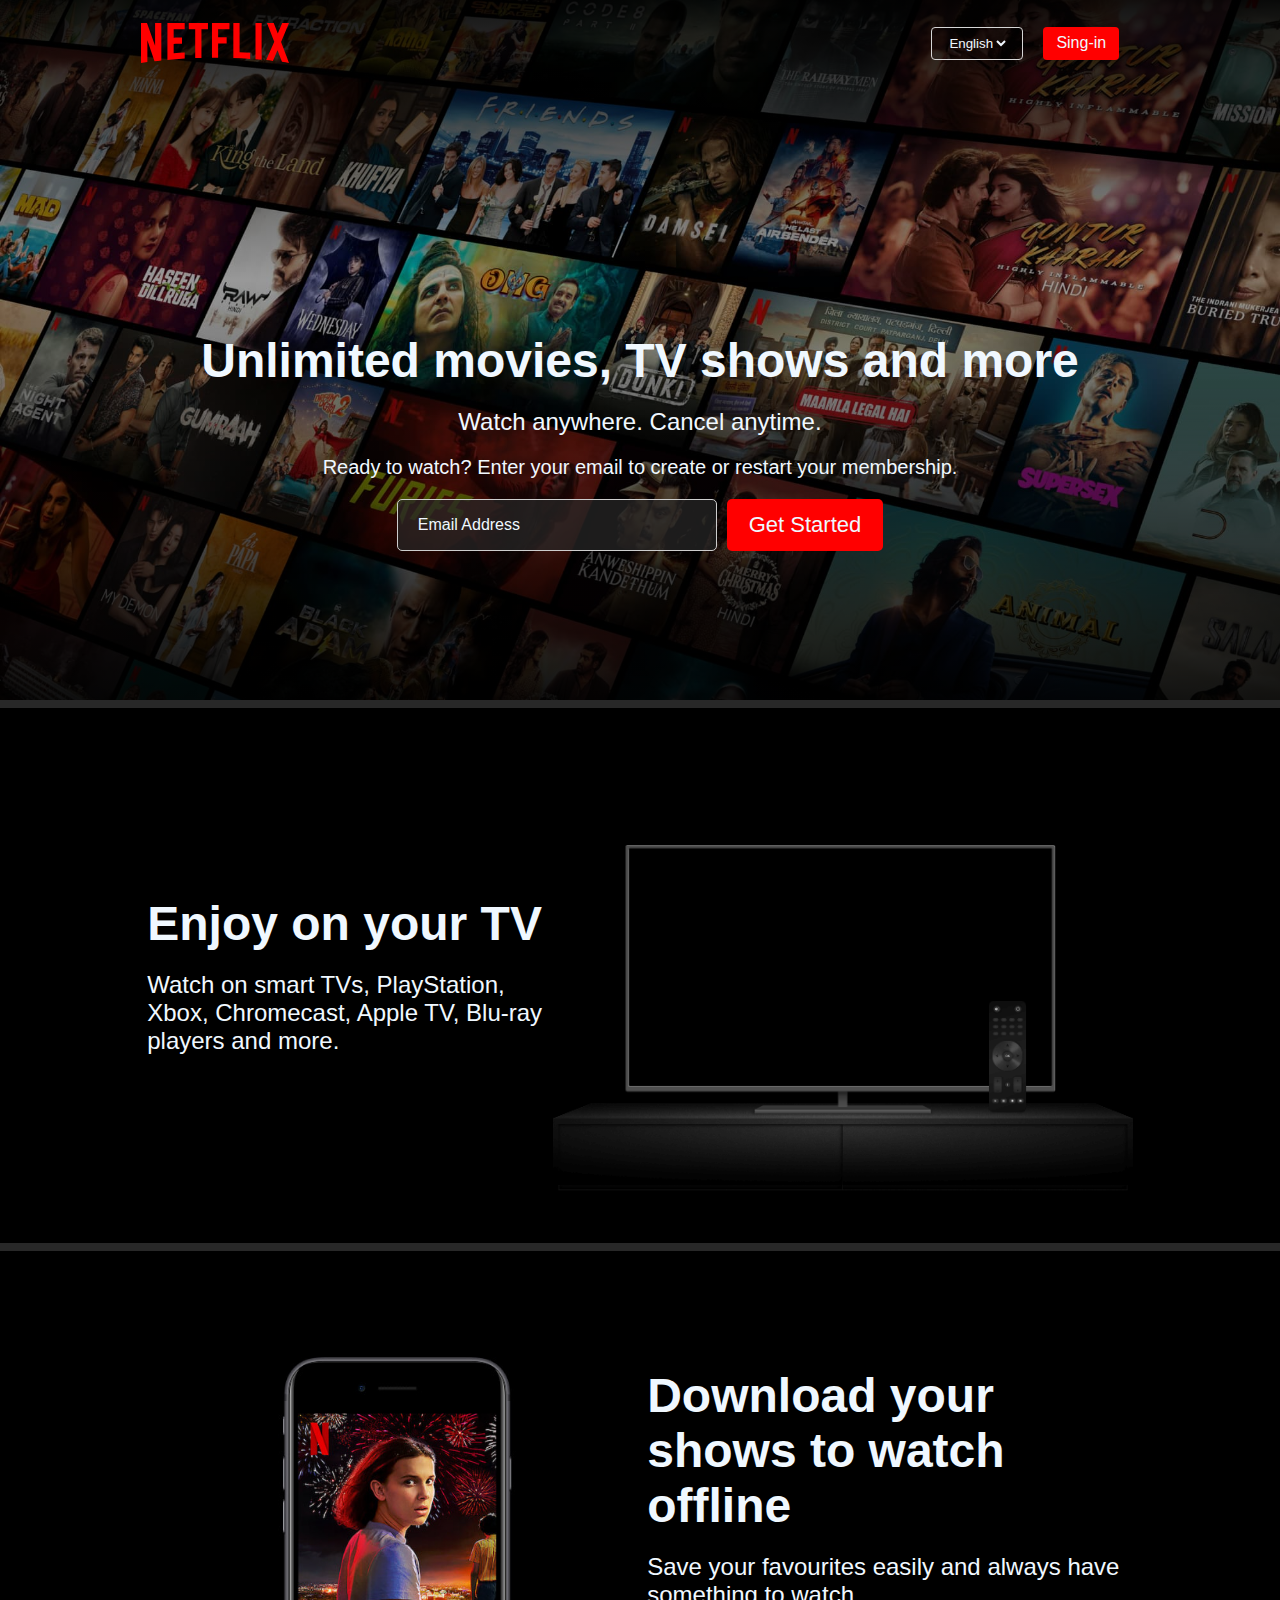
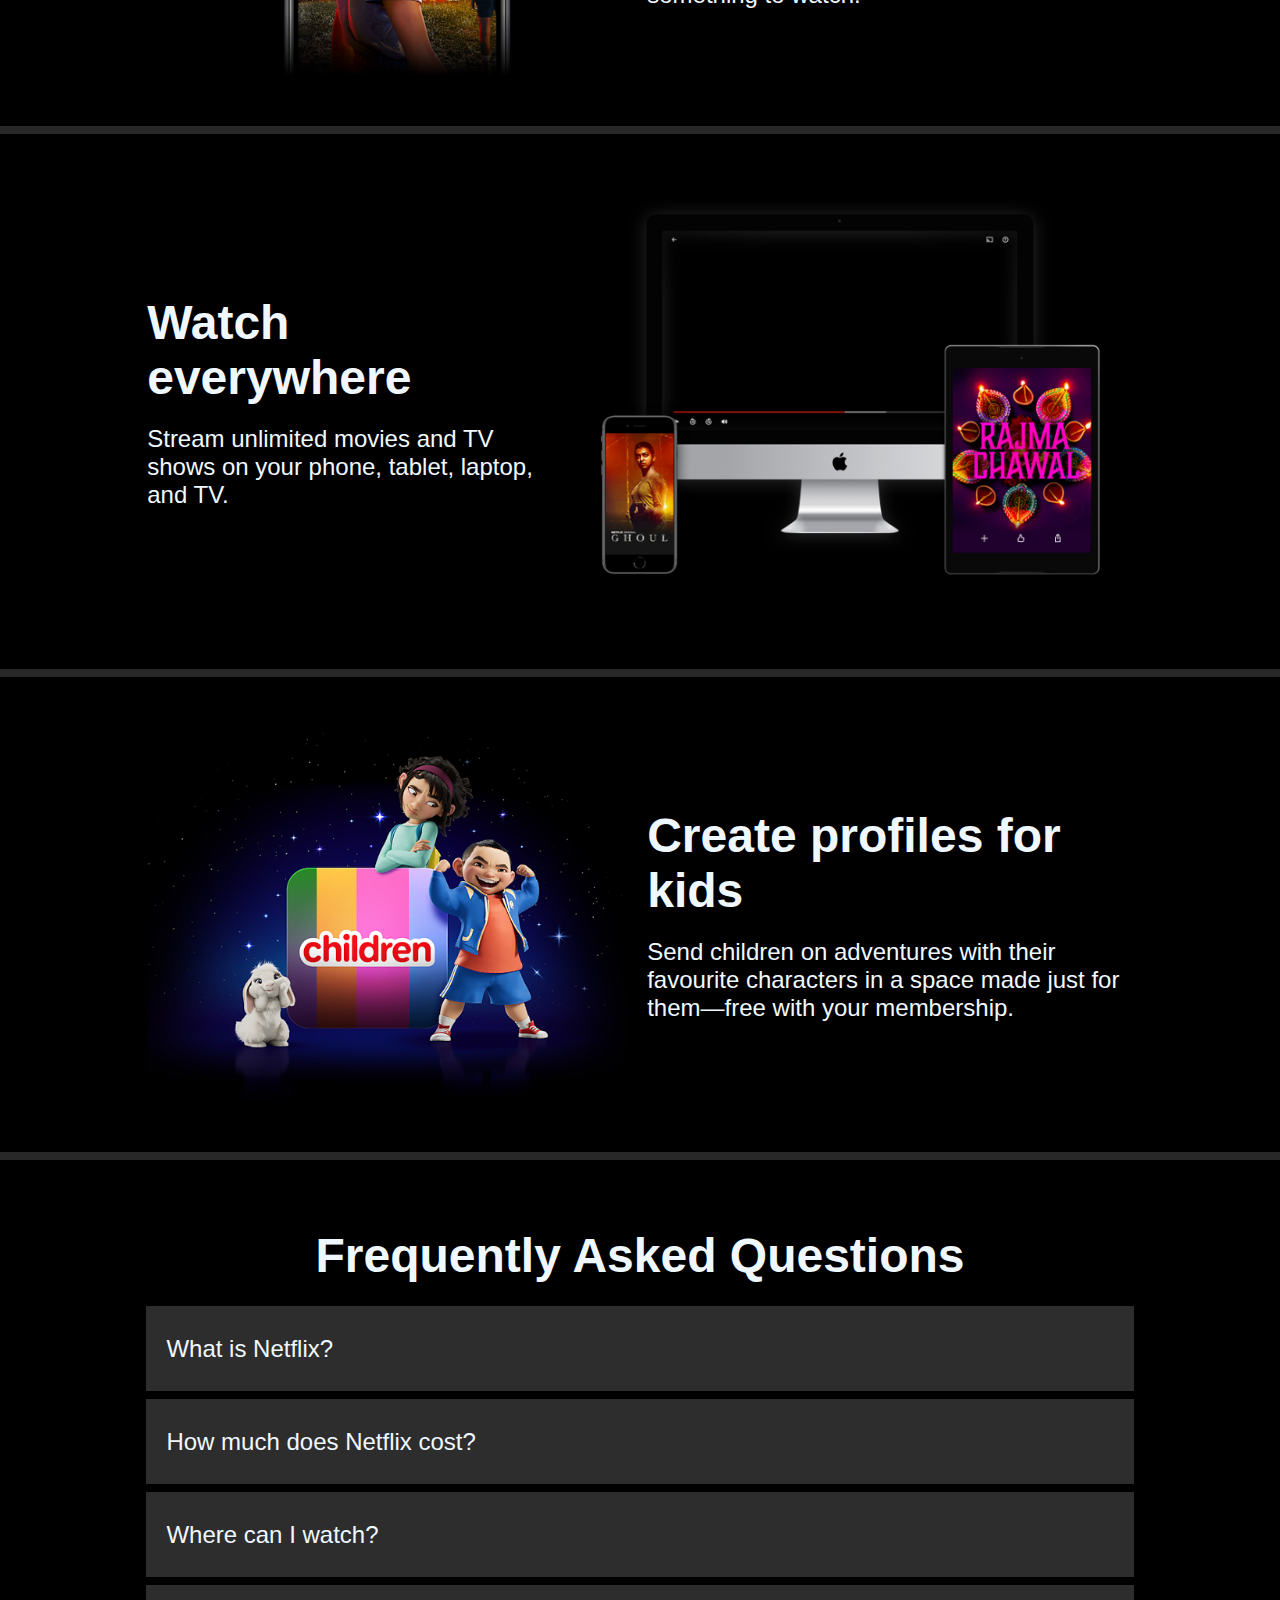
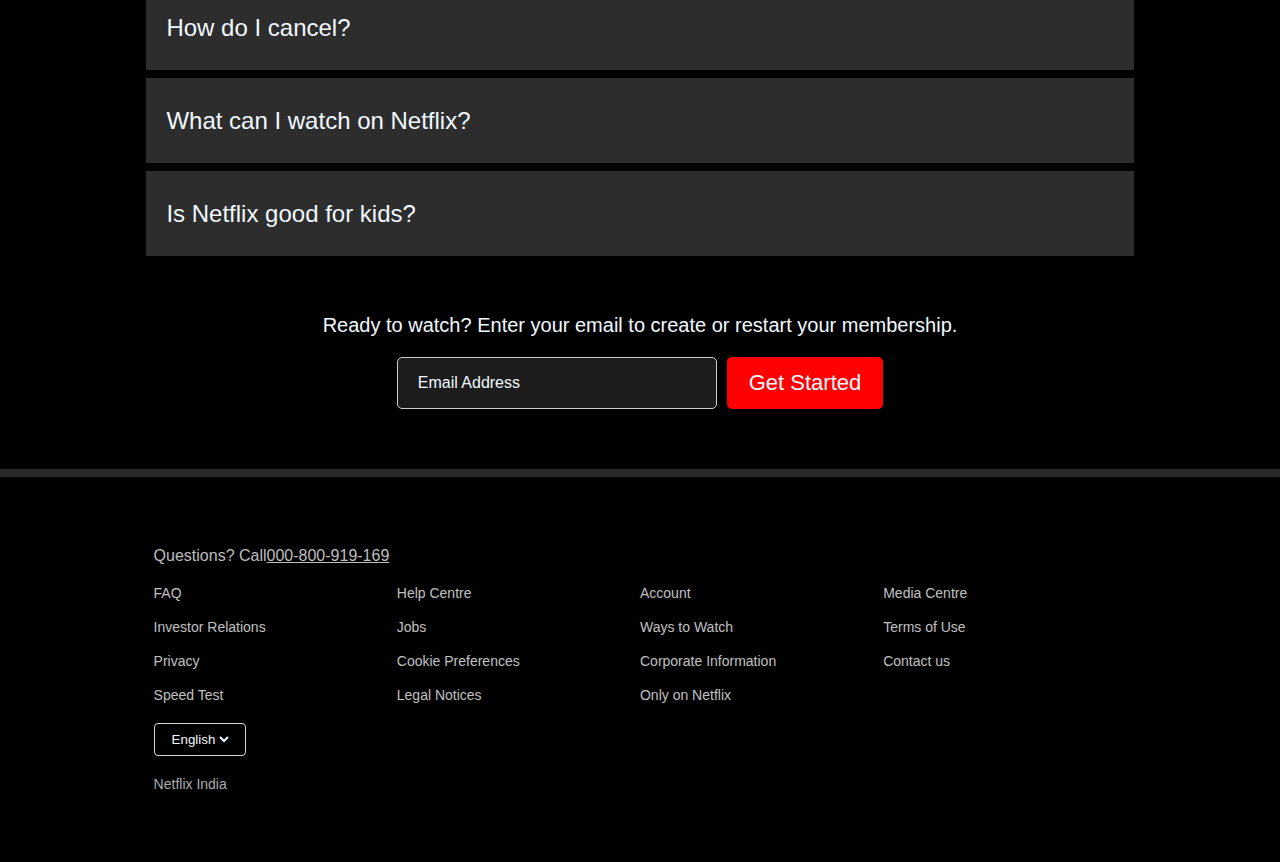
<file: index.html>
<!DOCTYPE html>
<html lang="en">

<head>
    <meta charset="UTF-8">
    <meta name="viewport" content="width=device-width, initial-scale=1.0">
    <title>Netflix India – Watch TV Shows Online, Watch Movies Online</title>
    <link rel="stylesheet" href="style.css">
    <link rel="stylesheet" href="https://cdnjs.cloudflare.com/ajax/libs/font-awesome/6.5.1/css/all.min.css"
        integrity="sha512-DTOQO9RWCH3ppGqcWaEA1BIZOC6xxalwEsw9c2QQeAIftl+Vegovlnee1c9QX4TctnWMn13TZye+giMm8e2LwA=="
        crossorigin="anonymous" referrerpolicy="no-referrer" />
    <link rel="shortcut icon" href="logo.ico" type="image/x-icon">
</head>

<body>
    <header>
        <div class="main">
            <nav>
                <svg width="148px" viewBox="0 0 111 30" version="1.1" xmlns="http://www.w3.org/2000/svg"
                    xmlns:xlink="http://www.w3.org/1999/xlink" aria-hidden="true" role="img" fill="red"
                    class="default-ltr-cache-1d568uk ev1dnif2">
                    <g>
                        <path
                            d="M105.06233,14.2806261 L110.999156,30 C109.249227,29.7497422 107.500234,29.4366857 105.718437,29.1554972 L102.374168,20.4686475 L98.9371075,28.4375293 C97.2499766,28.1563408 95.5928391,28.061674 93.9057081,27.8432843 L99.9372012,14.0931671 L94.4680851,-5.68434189e-14 L99.5313525,-5.68434189e-14 L102.593495,7.87421502 L105.874965,-5.68434189e-14 L110.999156,-5.68434189e-14 L105.06233,14.2806261 Z M90.4686475,-5.68434189e-14 L85.8749649,-5.68434189e-14 L85.8749649,27.2499766 C87.3746368,27.3437061 88.9371075,27.4055675 90.4686475,27.5930265 L90.4686475,-5.68434189e-14 Z M81.9055207,26.93692 C77.7186241,26.6557316 73.5307901,26.4064111 69.250164,26.3117443 L69.250164,-5.68434189e-14 L73.9366389,-5.68434189e-14 L73.9366389,21.8745899 C76.6248008,21.9373887 79.3120255,22.1557784 81.9055207,22.2804387 L81.9055207,26.93692 Z M64.2496954,10.6561065 L64.2496954,15.3435186 L57.8442216,15.3435186 L57.8442216,25.9996251 L53.2186709,25.9996251 L53.2186709,-5.68434189e-14 L66.3436123,-5.68434189e-14 L66.3436123,4.68741213 L57.8442216,4.68741213 L57.8442216,10.6561065 L64.2496954,10.6561065 Z M45.3435186,4.68741213 L45.3435186,26.2498828 C43.7810479,26.2498828 42.1876465,26.2498828 40.6561065,26.3117443 L40.6561065,4.68741213 L35.8121661,4.68741213 L35.8121661,-5.68434189e-14 L50.2183897,-5.68434189e-14 L50.2183897,4.68741213 L45.3435186,4.68741213 Z M30.749836,15.5928391 C28.687787,15.5928391 26.2498828,15.5928391 24.4999531,15.6875059 L24.4999531,22.6562939 C27.2499766,22.4678976 30,22.2495079 32.7809542,22.1557784 L32.7809542,26.6557316 L19.812541,27.6876933 L19.812541,-5.68434189e-14 L32.7809542,-5.68434189e-14 L32.7809542,4.68741213 L24.4999531,4.68741213 L24.4999531,10.9991564 C26.3126816,10.9991564 29.0936358,10.9054269 30.749836,10.9054269 L30.749836,15.5928391 Z M4.78114163,12.9684132 L4.78114163,29.3429562 C3.09401069,29.5313525 1.59340144,29.7497422 0,30 L0,-5.68434189e-14 L4.4690224,-5.68434189e-14 L10.562377,17.0315868 L10.562377,-5.68434189e-14 L15.2497891,-5.68434189e-14 L15.2497891,28.061674 C13.5935889,28.3437998 11.906458,28.4375293 10.1246602,28.6868498 L4.78114163,12.9684132 Z">
                        </path>
                    </g>
                </svg>
                <div class="btn">
                    <button class="lang"><select name="" id="">
                            <option value="Ensh"><i class="fa-solid fa-language"
                                    style="color: #ffffff; font-size: 22px;"></i>English</option>
                            <option value="Hindi"><i class="fa-solid fa-language"
                                    style="color: #ffffff; font-size: 22px;"></i>Hindi</option>
                        </select></button>
                    <button class="singin">Sing-in</button>
                </div>
            </nav>
            <div class="box">
                <div class="box-content">
                    <h2>Unlimited movies, TV shows and more</h2>
                    <p>Watch anywhere. Cancel anytime.</p>

                    <h4>Ready to watch? Enter your email to create or restart your membership.</h4>
                    <div class="input">
                        <input type="email" placeholder="Email Address">
                        <button>Get Started <i class="fa-solid fa-chevron-right" style="color: #ffffff;"></i></button>
                    </div>
                </div>
            </div>
        </div>
    </header>
    <main>
        <div class="separation"></div>
        <div class="container">
            <div class="flex sec1">
                <div class="section1">
                    <h2>Enjoy on your TV</h2>
                    <p>Watch on smart TVs, PlayStation, Xbox, Chromecast, Apple TV, Blu-ray players and more.</p>
                </div>
                <div class="section2">
                    <video
                        src="https://assets.nflxext.com/ffe/siteui/acquisition/ourStory/fuji/desktop/video-tv-in-0819.m4v"
                        type="video/mp4" autoplay loop muted></video>

                    <img src="tv for video.png" alt="">
                </div>
            </div>
        </div>

        <div class="separation"></div>

        <div class="container">
            <div class="flex sec2">
                <div class="section1">
                    <h2>Download your shows to watch offline</h2>
                    <p>Save your favourites easily and always have something to watch.</p>
                </div>
                <div class="section2">
                    <img src="mobile for download animation.jpg" alt="">
                </div>
            </div>
        </div>

        <div class="separation"></div>

        <div class="container">
            <div class="flex sec3">
                <div class="section1">
                    <h2>Watch everywhere</h2>
                    <p>Stream unlimited movies and TV shows on your phone, tablet, laptop, and TV.</p>
                </div>
                <div class="section2">
                    <video
                        src="https://assets.nflxext.com/ffe/siteui/acquisition/ourStory/fuji/desktop/video-devices-in.m4v"
                        type="video/mp4" autoplay loop muted></video>

                    <img src="computer for video.png" alt="">
                </div>
            </div>
        </div>

        <div class="separation"></div>

        <div class="container">
            <div class="flex sec4">
                <div class="section1">
                    <h2>Create profiles for kids</h2>
                    <p>Send children on adventures with their favourite characters in a space made just for them—free
                        with your membership.</p>
                </div>
                <div class="section2">

                    <img src="shararatibachhe.png" alt="">
                </div>
            </div>
        </div>

        <div class="separation"></div>

        <div class="FAQ">
            <div class="title">
                <h1>Frequently Asked Questions</h1>
            </div>
            <div class="questions que1">
                <p>What is Netflix?</p>
                <i class="fa-solid fa-plus" style="color: #ffffff;"></i>
            </div>
            <div class="questions que1">
                <p>How much does Netflix cost?</p>
                <i class="fa-solid fa-plus" style="color: #ffffff;"></i>
            </div>
            <div class="questions que1">
                <p>Where can I watch?</p>
                <i class="fa-solid fa-plus" style="color: #ffffff;"></i>
            </div>
            <div class="questions que1">
                <p>How do I cancel?</p>
                <i class="fa-solid fa-plus" style="color: #ffffff;"></i>
            </div>
            <div class="questions que1">
                <p>What can I watch on Netflix?</p>
                <i class="fa-solid fa-plus" style="color: #ffffff;"></i>
            </div>
            <div class="questions que1">
                <p>Is Netflix good for kids?</p>
                <i class="fa-solid fa-plus" style="color: #ffffff;"></i>
            </div>
            <div class="box-content">
                <h4>Ready to watch? Enter your email to create or restart your membership.</h4>
                <div class="input">
                    <input type="email" placeholder="Email Address">
                    <button>Get Started <i class="fa-solid fa-chevron-right" style="color: #ffffff;"></i></button>
                </div>
            </div>
        </div>

        <div class="separation"></div>
    </main>

    <footer>
        <div class="footer">
            <div class="query">
            <p>Questions? Call</p> <p class="underline">000-800-919-169</p></div>
            <div class="grid">
                <div class="row">
                    <a href="faq">FAQ</a>
                    <a href="faq">Investor Relations</a>
                    <a href="faq">Privacy</a>
                    <a href="faq">Speed Test</a>
                </div>
                <div class="row">
                    <a href="">Help Centre</a>
                    <a href="">Jobs</a>
                    <a href="">Cookie Preferences</a>
                    <a href="">Legal Notices</a>
                </div>
                <div class="row">
                    <a href="">Account</a>
                    <a href="">Ways to Watch</a>
                    <a href="">Corporate Information</a>
                    <a href="">Only on Netflix</a>
                </div>
                <div class="row">
                    <a href="">Media Centre</a>
                    <a href="">Terms of Use</a>
                    <a href="">Contact us</a>
                </div>
            </div>
            <button class="lang"><select name="" id="">
                    <option value="Ensh"><i class="fa-solid fa-language"
                            style="color: #ffffff; font-size: 22px;"></i>English</option>
                    <option value="Hindi"><i class="fa-solid fa-language"
                            style="color: #ffffff; font-size: 22px;"></i>Hindi</option>
                </select></button>
                <h4>Netflix India</h4>
        </div>
    </footer>
</body>

</html>
</file>
<file: style.css>
*{
    margin: 0;padding: 0;
}
header .main{
    font-family: sans-serif;
    height: 700px;
    background-image:url(IN-en-20240311-popsignuptwoweeks-perspective_alpha_website_large.jpg) ;
    position: relative;
    background-position: center center;
    background-size: 100vw;
}
.main .box{
    position: absolute;
    top:0;
    height: 700px;
    width: 100vw;
    background-image: linear-gradient(to top, rgba(0, 0, 0, 0.9) 0, rgba(0, 0, 0, .2) 60%, rgba(0, 0, 0, 0.9) 100%);
}
.main nav{
    max-width: 78vw;
    margin: auto;
    display: flex;
    justify-content: space-between;
    position: relative;
    top: 23px;
    align-items: center;
    z-index: 10;
}
.main nav .btn{
    display: flex;
    gap: 20px;
    margin-right: 20px;
}
.singin{
    background-color: red;
    font-size: 16px;
    color: aliceblue;
    padding: 7px 13px;
    border-radius: 4px;
    border: none;
}
.lang{
    box-sizing: border-box;
    background-color: transparent;
    padding: 7px 13px;
    border-radius: 4px;
    border: .5px solid rgb(214, 214, 214);
    display: flex;
    align-items: center;
}
.lang select{
    background: transparent;
    border:none;
    color: aliceblue;
}
.box .box-content{
    display: flex;
    flex-direction: column;
    justify-content: center;
    align-items: center;
    text-align: center;
    color: aliceblue;
    position: relative;
    top: 37vh;
    gap: 20px;
    margin: auto;
}
.box-content h2{
    font-size: 48px;
    font-weight: 900;
}
.box .box-content p{
    font-size: 1.5em;
    font-weight: 400;
}
.box-content h4{
    font-size: 20px;
    font-weight: 400;
}
.box-content .input{
    display: flex;
    gap: 10px;
}
.box-content .input button{
    background-color: red;
    font-size: 22px;
    padding:13px 22px;
    border: none;
    border-radius: 5px;
    color: aliceblue;
}
.box-content .input input{
    color: aliceblue;
    padding: 20px;
    box-sizing: border-box;
    height: 52px;
    width: 25vw;
    border: 0.2px solid rgb(205, 205, 205);
    border-radius: 5px;
    background-color:rgba(39, 39, 39, 0.708);
}
.box-content .input input::placeholder{
    color: aliceblue;
    font-size: 16px;
    margin: auto;
}
main .separation{
    height: 8px;
    background-color: rgb(40, 40, 40);
}
main .container{
    width: 100vw;
    display: flex;
    justify-content: center;
    align-items: center;
    background-color: black;
}
main .container .flex{
    display: flex;
    color: aliceblue;
    background-color: rgb(0, 0, 0);
    width: 77vw;
    font-family: sans-serif;
    padding: 50px 0px;
}
main .container .sec2, main .container .sec4{
    flex-direction: row-reverse;
}
main .container .flex .section1{
    display: flex;
    text-align: left;
    align-items: left;
    justify-content: center;
    flex-direction: column;
    gap:20px;
    background-color: rgb(0, 0, 0);
}
.section1 h2{
    font-size: 48px;
    font-weight: 900;
}
.section1 p{
    font-size: 1.5em;
}
.section2{
    display: flex;
    background-color: rgb(0, 0, 0);
    justify-content: center;
    align-items: center;
    position: relative;
}
.sec1 .section2 img{
    position: relative;
    width: 580px;
}
.sec1 .section2 video{
    position: absolute;
    right: 23px;
} 
.sec2 .section2 img,.sec4 .section2 img{
    position: relative;
    width: 500px;
}

.sec3 .section2 img{
    position: relative;
    width: 580px;
}

.sec3 .section2 video{
    position: absolute;
    right: -1px;
    /* z-index: 10; */
    top: 30px;
} 
.FAQ {
    font-family: sans-serif;
    color: aliceblue;
    display: flex;
    flex-direction: column;
    font-family: sans-serif;
    background-color: black;
    height: auto;
    align-items: center;
    justify-content: center;
    gap: 8px;
    padding: 10px;
}
.FAQ .title h1{
    margin-top: 43px;
    font-size: 48px;
    font-weight: 900;
    padding: 15px;
}
.FAQ .box-content{
    margin: 50px;
    display: flex;
    flex-direction: column;
    justify-content: center;
    align-items: center;
    text-align: center;
    color: aliceblue;
    gap: 20px;
}
.FAQ .questions{
    font-weight: 500;
    display: flex;
    align-items: center;
    justify-content: space-between;
    font-size: 1.5em;
    padding: 0 20px;
    height: 85px;
    width: 74vw;
    background-color: rgb(45, 45, 45);
    cursor: pointer;
}
.FAQ .questions:hover{
    background-color: rgb(65, 65, 65)
}
.FAQ .questions i{
    font-weight:100;
    font-size: 48px;
}
footer{
    padding: 70px;
    font-size: 14px;
    font-family: sans-serif;
    height: auto;
    background-color: black;
}
.footer{
    width:76vw;
    margin: auto;
}
.footer .query{
    display: flex;
    padding-bottom: 20px;
    font-size: 16px;
    color: rgb(190, 190, 190);
}
footer .query .underline{
    text-decoration: underline;
}
footer .grid{
    display: grid;
    grid-template-columns: 1fr 1fr 1fr 1fr;
    font-weight: 300;
    margin: auto;
    justify-content: center;
}
footer .grid .row{
    display: flex;
    flex-direction: column;
    gap: 18px;
}
footer .grid a{
    text-decoration:none;
    color: rgb(193, 193, 193);
}
footer h4{
    padding: 20px 0px 0px 0px;
    font-size: 14px;
    color: rgb(170, 173, 175);
    font-weight: 200;
}
footer .footer button{
    margin-top: 20px;
}


@media screen and (max-width:1050px){
    .singin{
        font-size: 12px;
        padding: 5px 11px;
        border-radius: 3px;
    }
    .lang{
        padding: 5px 11px;
        border-radius: 3px;
    }
    .box-content h2{
        font-size: 30px;
        font-weight: 900;
    }
    .box .box-content p{
        font-size: 1.2em;
        font-weight: 400;
    }
    .box-content h4{
        font-size: 16px;
        font-weight: 400;
    }
    main .container{
        width: 100vw;
        display: flex;
        justify-content: center;
        align-items: center;
        background-color: black;
    }
    main .container .flex{
        width: 100vw;
        padding: 30px 0px;
        flex-wrap: wrap;
        justify-content: center;
        align-items: center;
    }
    .section1 h2{
        text-align: center;
        font-size: 30px;
        font-weight: 900;
    }
    .section1 p{
        margin: auto;
        text-align: center;
        font-size: 1.2em;
    }
    .sec1 .section2 img{
        margin: auto;
        width: 400px;
    }
    .sec1 .section2 video{
        right: 48px;
        width: 300px;
        top: 63px;
    } 
    .sec2 .section2 img,.sec4 .section2 img{
        margin: auto;
        width: 400px;
    }
    
    .sec3 .section2 img{
        margin: auto;
        position: relative;
        width: 400px;
    }
    .sec3 .section2 video{
        position: absolute;
        right: 75px;
        top: 25px;
        width: 250px;
    } 
    .FAQ .title h1{
        text-align: center;
        margin-top: 35px;
        font-size: 30px;
        font-weight: 900;
        padding: 15px;
    }
    .FAQ .questions{
        font-weight: 500;
        font-size: 1em;
        padding: 0 5px;
        height: 50px;
        width: 75vw;
    }
    .FAQ .questions i{
        font-weight:100;
        font-size: 30px;
    }
    .box-content .input button{
        font-size: 12px;
        padding: 6px 16px;
        border-radius: 4px;
    }
    .box-content .input input{
        padding: 10px;
        height: 32px;
        width: 200px;
    }
    .box-content .input input::placeholder{
        font-size: 12px;
    }
    .footer{
        width:50vw;
    }
    .footer .query{
        padding-bottom: 20px;
        font-size: 14px;
    }
    footer .query .underline{
        text-decoration: underline;
    }
    footer .grid{
        display: grid;
        grid-template-columns: 1fr 1fr;
    }
    footer h4{
        font-size: 12px;
    }
}
</file>
